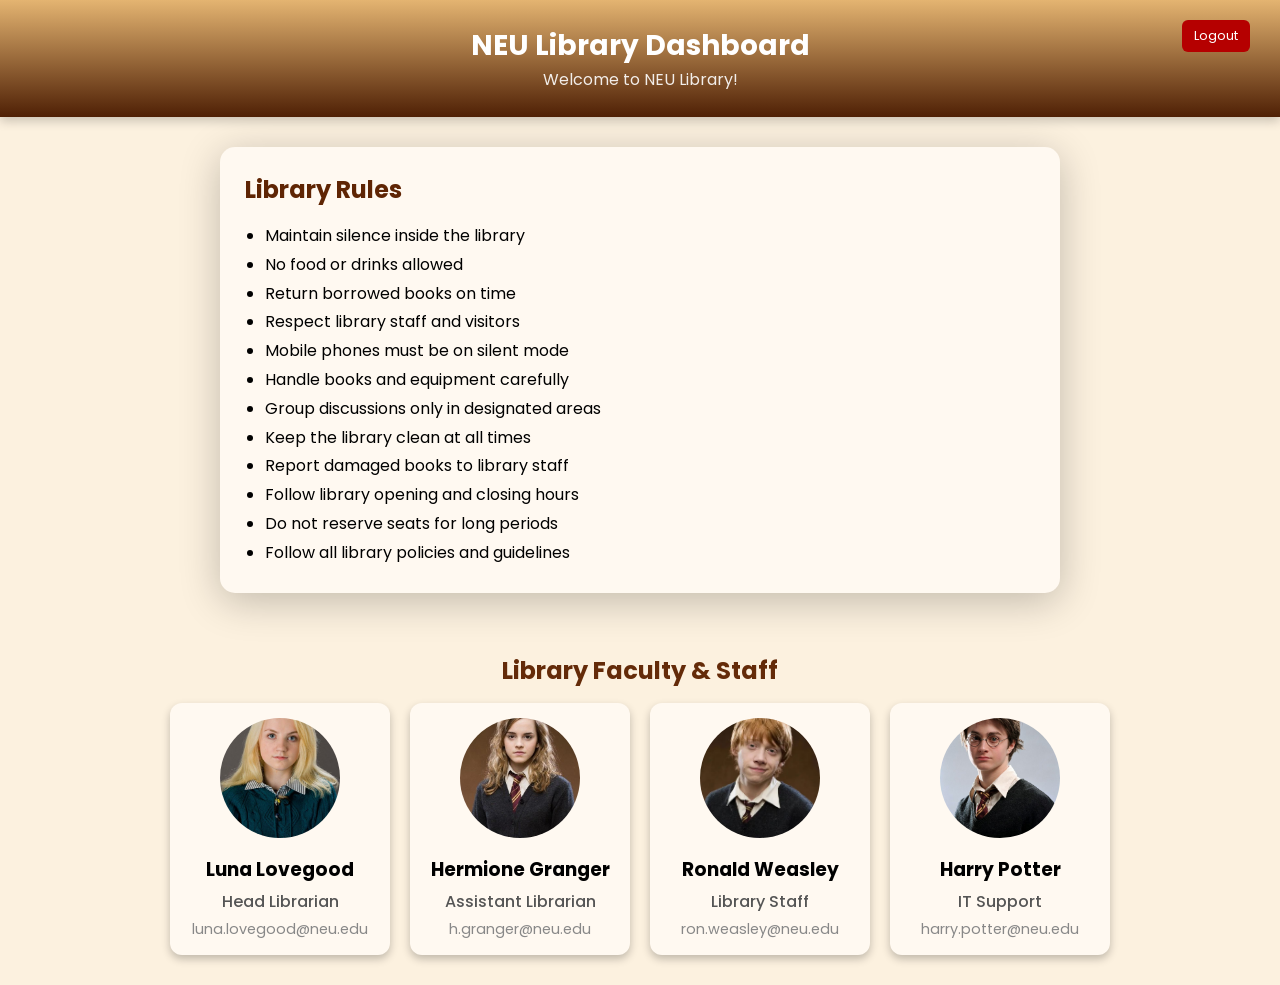
<file: visitor_dashboard.html>
<!DOCTYPE html>
<html lang="en">
<head>
<meta charset="UTF-8">
<title>NEU Library Dashboard</title>

<link href="https://fonts.googleapis.com/css2?family=Poppins:wght@400;500;600&display=swap" rel="stylesheet">
<link rel="stylesheet" href="visitor_dashboard.css">

</head>

<body>

<header class="header">
  <h1>NEU Library Dashboard</h1>
  <p id="welcomeMsg">Welcome to NEU Library!</p>

  <button class="logoutTopBtn" onclick="checkOut()">Logout</button>
</header>

<div class="dashboard">

  <div class="card rulesCard">
    <h2>Library Rules</h2>
    <ul>
      <li>Maintain silence inside the library</li>
      <li>No food or drinks allowed</li>
      <li>Return borrowed books on time</li>
      <li>Respect library staff and visitors</li>
      <li>Mobile phones must be on silent mode</li>
      <li>Handle books and equipment carefully</li>
      <li>Group discussions only in designated areas</li>
      <li>Keep the library clean at all times</li>
      <li>Report damaged books to library staff</li>
      <li>Follow library opening and closing hours</li>
      <li>Do not reserve seats for long periods</li>
      <li>Follow all library policies and guidelines</li>
    </ul>
  </div>

</div>

<div class="logSection">
  <h2>Library Faculty & Staff</h2>
  <div class="staffContainer">

    <div class="staffCard">
      <img src="Luna.jpg" class="staffImg">
      <h3>Luna Lovegood</h3>
      <p class="staffRole">Head Librarian</p>
      <p class="staffEmail">luna.lovegood@neu.edu</p>
    </div>

    <div class="staffCard">
      <img src="Hermione.jpg" class="staffImg">
      <h3>Hermione Granger</h3>
      <p class="staffRole">Assistant Librarian</p>
      <p class="staffEmail">h.granger@neu.edu</p>
    </div>

    <div class="staffCard">
      <img src="Ron.jpg" class="staffImg">
      <h3>Ronald Weasley</h3>
      <p class="staffRole">Library Staff</p>
      <p class="staffEmail">ron.weasley@neu.edu</p>
    </div>

    <div class="staffCard">
      <img src="Harry.jpg" class="staffImg">
      <h3>Harry Potter</h3>
      <p class="staffRole">IT Support</p>
      <p class="staffEmail">harry.potter@neu.edu</p>
    </div>

  </div>
</div>

<script src="visitor_dashboard.js"></script>
</body>
</html>
</file>
<file: visitor_dashboard.css>
*{
margin:0;
padding:0;
box-sizing:border-box;
font-family:'Poppins',sans-serif;
}

body{
background:#fcf1df;
}


.header{
background:linear-gradient(#e4b471, #4f2005);
color:white;
text-align:center;
padding:25px;
box-shadow:0 4px 10px rgba(0,0,0,0.2);
}

.header h1{
font-size:28px;
}

.header p{
font-size:16px;
opacity:0.9;
}

.logSection h2{
 text-align: center;
}

.dashboard{
display:grid;
grid-template-columns:repeat(auto-fit,minmax(280px,1fr));
gap:20px;
padding:30px;
}


.card{
background:#fff9f1;
padding:25px;
border-radius:15px;
box-shadow:0 8px 40px rgba(0, 0, 0, 0.235);
transition:0.3s;
}

.card:hover{
transform:translateY(-5px);
}


.card h2{
margin-bottom:15px;
color:#5f2504;
}


select{
width:100%;
padding:10px;
margin:10px 0;
border-radius:8px;
border:1px solid #d9b89c;
background:#fff3e6;
}


#otherPurpose{
background:#fff3e6;
}



.btn{
width:100%;
padding:12px;
margin-top:10px;
border:none;
border-radius:8px;
font-size:15px;
cursor:pointer;
transition:0.3s;
}


.checkinBtn{
background:#2e7e00;
color:white;
}

.checkinBtn:hover{
background:#3f5623;
}


.checkoutBtn{
background:#b50000;
color:white;
}

.checkoutBtn:hover{
background:#670000;
}


.logSection{
padding:30px;
}

.logSection h2{
margin-bottom:15px;
color:#642b09;
}

table{
width:100%;
border-collapse:collapse;
background:white;
border-radius:10px;
overflow:hidden;
}

th{
background:#642b09;
color:white;
padding:12px;
}

td{
padding:10px;
border-bottom:1px solid #eee;
text-align:center;
}

.staffContainer {
  display: flex;
  flex-wrap: wrap;
  gap: 20px;
  justify-content: center; 
}


.staffCard {
  background-color: #fff9f1;
  border-radius: 12px;
  padding: 15px;
  text-align: center;
  width: 220px; 
  box-shadow: 0 4px 8px rgba(0, 0, 0, 0.235);
  transition: transform 0.3s;
  
}

.staffCard:hover {
  transform: translateY(-5px);
}


.staffImg {
  width: 120px; 
  height: 120px; 
  object-fit: cover; 
  border-radius: 50%; 
  margin-bottom: 10px;
}


.staffRole {
  font-weight: 500;
  color: #555;
  margin: 5px 0;
}

.staffEmail {
  font-size: 0.9rem;
  color: #888;
  word-break: break-word; 
}

.logoutTopBtn{
  position:absolute;
  top:20px;
  right:30px;
  padding:6px 12px;
  font-size:13px;
  background:#b50000;
  color:white;
  border:none;
  border-radius:6px;
  cursor:pointer;
  transition:0.3s;
}

.logoutTopBtn:hover{
  background:#670000;
}


.header{
  position:relative;
}


.rulesCard ul{
  padding-left:20px;
  line-height:1.8;
}


.dashboard{
  max-width:900px;
  margin:auto;
}
</file>
